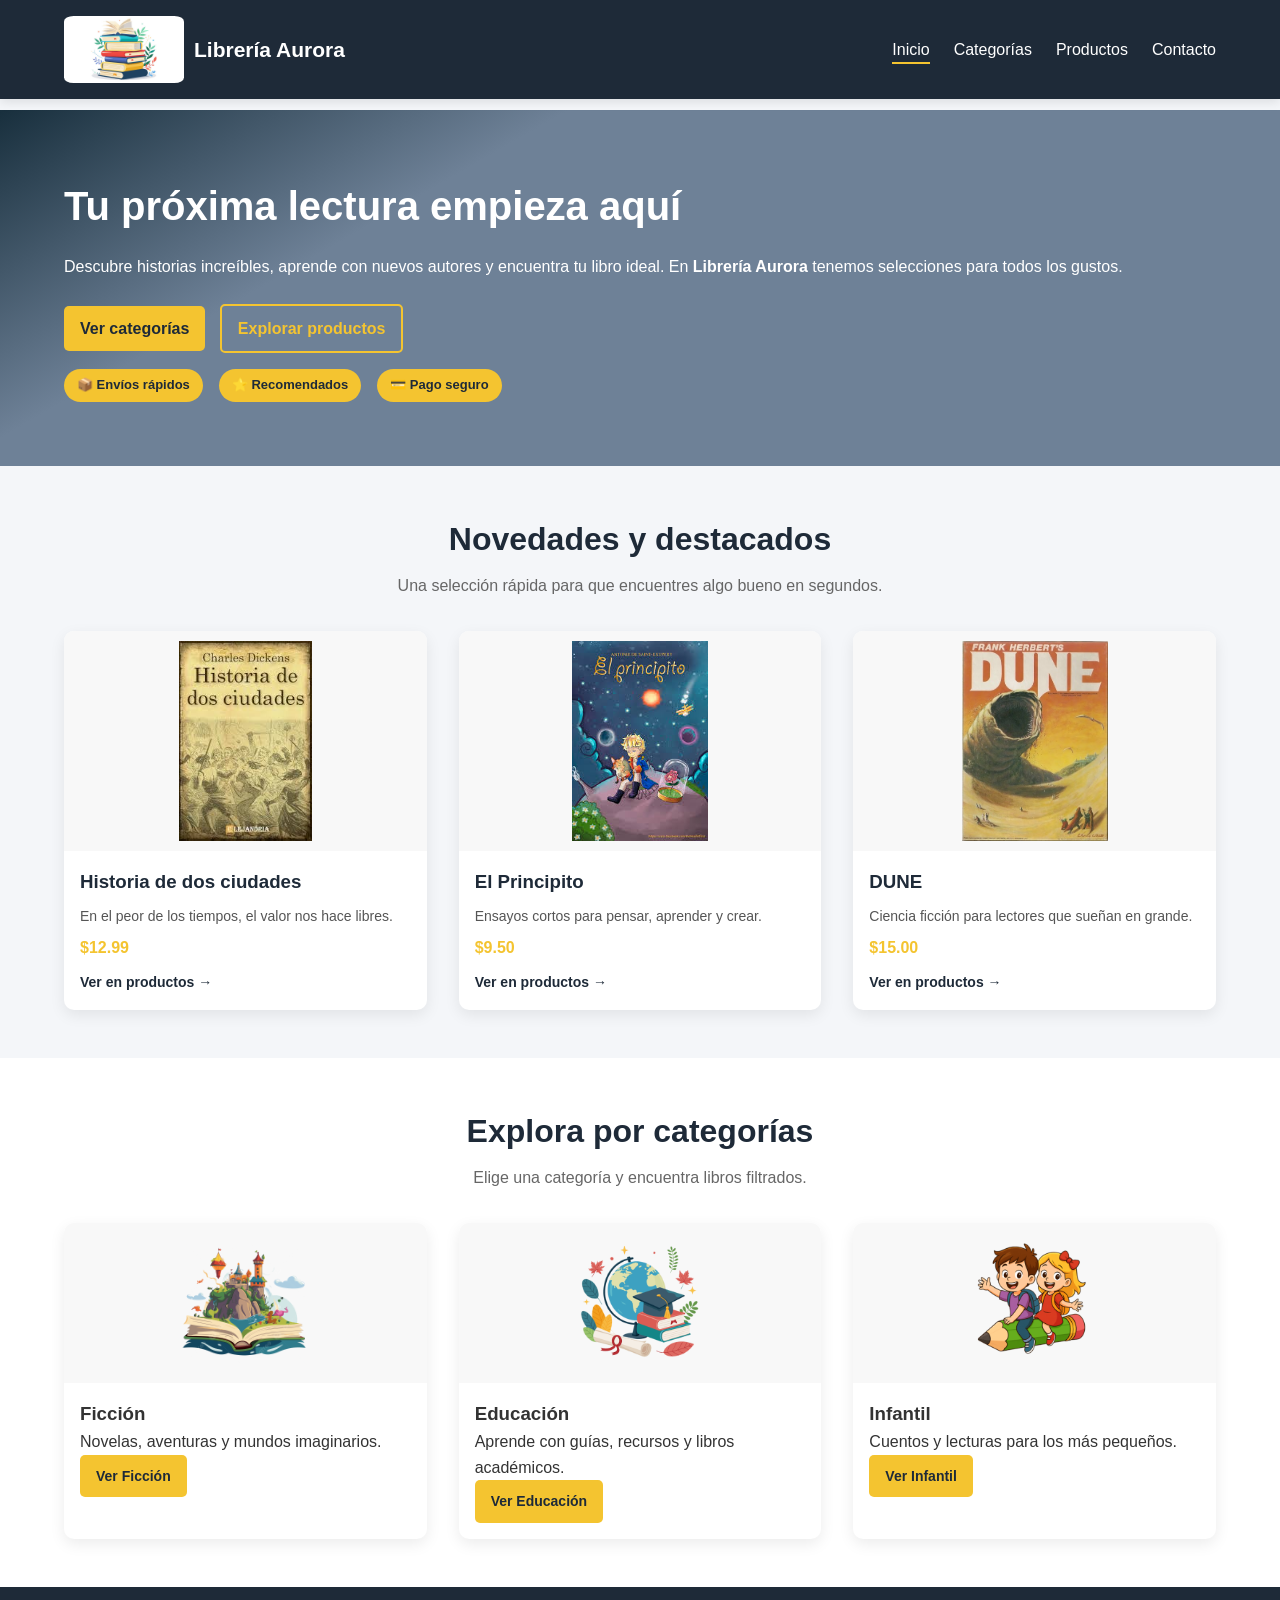
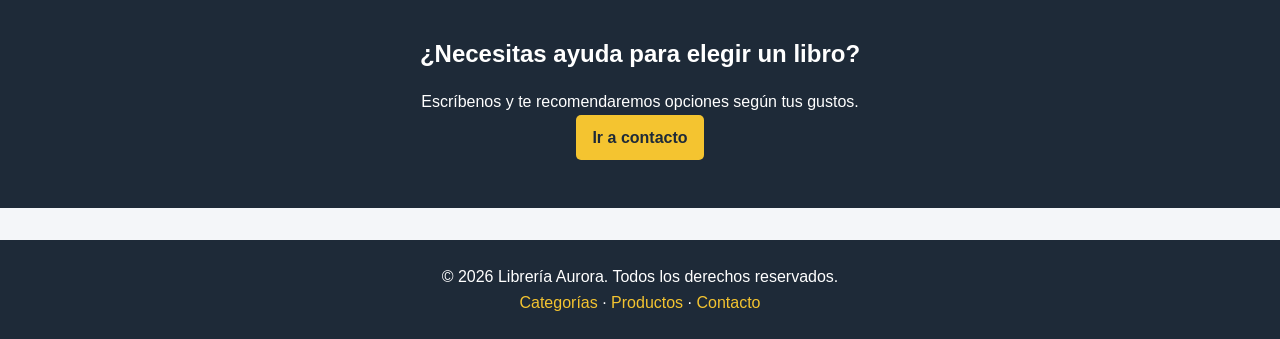
<file: index.html>
<!DOCTYPE html>
<html lang="es">
<head>
  <meta charset="UTF-8" />
  <meta name="viewport" content="width=device-width, initial-scale=1.0" />
  <title>Librería Aurora | Bienvenida</title>
  <link rel="stylesheet" href="assets/css/styles.css" />
</head>

<body>
  <header class="site-header">
    <div class="container header-content">
      <a class="brand" href="index.html" aria-label="Ir al inicio">
        <img src="assets/img/banners/Logo librería.jpg" alt="Logo Librería Aurora" class="brand__logo">
        <span class="brand__name">Librería Aurora</span>
      </a>

      <nav class="nav" aria-label="Navegación principal">
        <ul class="nav__list">
          <li class="nav__item"><a class="nav__link is-active" href="index.html">Inicio</a></li>
          <li class="nav__item"><a class="nav__link" href="categorias.html">Categorías</a></li>
          <li class="nav__item"><a class="nav__link" href="productos.html">Productos</a></li>
          <li class="nav__item"><a class="nav__link" href="contacto.html">Contacto</a></li>
        </ul>
      </nav>
    </div>
  </header>

  <main>
    <!-- HERO / BANNER -->
    <section class="hero" aria-label="Sección principal">
      <div class="container hero__content">
        <article class="hero__text">
          <h1 class="hero__title">Tu próxima lectura empieza aquí</h1>
          <p class="hero__subtitle">
            Descubre historias increíbles, aprende con nuevos autores y encuentra tu libro ideal.
            En <strong>Librería Aurora</strong> tenemos selecciones para todos los gustos.
          </p>

          <div class="hero__actions">
            <a class="btn btn--primary" href="categorias.html">Ver categorías</a>
            <a class="btn btn--outline" href="productos.html">Explorar productos</a>
          </div>

          <ul class="hero__badges" aria-label="Beneficios de la tienda">
            <li class="badge">📦 Envíos rápidos</li>
            <li class="badge">⭐ Recomendados</li>
            <li class="badge">💳 Pago seguro</li>
          </ul>
        </article>
      </div>
    </section>

    <!-- SECCIÓN DESTACADOS -->
    <section class="section" aria-label="Sección de novedades y destacados">
      <div class="container">
        <header class="section__header">
          <h2 class="section__title">Novedades y destacados</h2>
          <p class="section__subtitle">
            Una selección rápida para que encuentres algo bueno en segundos.
          </p>
        </header>

        <div class="grid">
          <article class="card">
            <img
              class="card__img"
              src="assets/img/productos/Portada historia de dos ciudades.jpg"
              alt="Portada del libro Historia de dos ciudades"
            />
            <div class="card__body">
              <h3 class="card__title">Historia de dos ciudades</h3>
              <p class="card__text">En el peor de los tiempos, el valor nos hace libres.</p>
              <p class="card__price">$12.99</p>
              <a class="card__link" href="productos.html">Ver en productos →</a>
            </div>
          </article>

          <article class="card">
            <img
              class="card__img"
              src="assets/img/productos/Portada El principito.jpg"
              alt="Portada del libro El Principito"
            />
            <div class="card__body">
              <h3 class="card__title">El Principito</h3>
              <p class="card__text">Ensayos cortos para pensar, aprender y crear.</p>
              <p class="card__price">$9.50</p>
              <a class="card__link" href="productos.html">Ver en productos →</a>
            </div>
          </article>

          <article class="card">
            <img
              class="card__img"
              src="assets/img/productos/Portada Dune.jpg" width="190px"
              alt="Portada del libro DUNE"
            />
            <div class="card__body">
              <h3 class="card__title">DUNE</h3>
              <p class="card__text">Ciencia ficción para lectores que sueñan en grande.</p>
              <p class="card__price">$15.00</p>
              <a class="card__link" href="productos.html">Ver en productos →</a>
            </div>
          </article>
        </div>
      </div>
    </section>

    <!-- SECCIÓN CATEGORÍAS RÁPIDAS -->
    <section class="section section--alt" aria-label="Categorías rápidas">
      <div class="container">
        <header class="section__header">
          <h2 class="section__title">Explora por categorías</h2>
          <p class="section__subtitle">Elige una categoría y encuentra libros filtrados.</p>
        </header>

        <div class="grid grid--3">
          <article class="category-card">
            <img
              class="category-card__img"
              src="assets/img/categorias/ficcion.png" 
              alt="Imagen representativa de Ficción"
            />
            <div class="category-card__body">
              <h3 class="category-card__title">Ficción</h3>
              <p class="category-card__text">Novelas, aventuras y mundos imaginarios.</p>
              <a class="btn btn--small" href="productos.html?cat=ficcion">Ver Ficción</a>
            </div>
          </article>

          <article class="category-card">
            <img
              class="category-card__img"
              src="assets/img/categorias/educacion.png" 
              alt="Imagen representativa de Educación"
            />
            <div class="category-card__body">
              <h3 class="category-card__title">Educación</h3>
              <p class="category-card__text">Aprende con guías, recursos y libros académicos.</p>
              <a class="btn btn--small" href="productos.html?cat=educacion">Ver Educación</a>
            </div>
          </article>

          <article class="category-card">
            <img
              class="category-card__img"
              src="assets/img/categorias/infantil.png"
              alt="Imagen representativa de Infantil"
            />
            <div class="category-card__body">
              <h3 class="category-card__title">Infantil</h3>
              <p class="category-card__text">Cuentos y lecturas para los más pequeños.</p>
              <a class="btn btn--small" href="productos.html?cat=infantil">Ver Infantil</a>
            </div>
          </article>
        </div>
      </div>
    </section>

    <!-- CTA -->
    <section class="cta" aria-label="Llamado a la acción">
      <div class="container cta__content">
        <h2 class="cta__title">¿Necesitas ayuda para elegir un libro?</h2>
        <p class="cta__text">
          Escríbenos y te recomendaremos opciones según tus gustos.
        </p>
        <a class="btn btn--primary" href="contacto.html">Ir a contacto</a>
      </div>
    </section>
  </main>

  <footer class="site-footer">
    <div class="container footer-content">
      <p>© <span id="year"></span> Librería Aurora. Todos los derechos reservados.</p>
      <p class="footer-links">
        <a href="categorias.html">Categorías</a> ·
        <a href="productos.html">Productos</a> ·
        <a href="contacto.html">Contacto</a>
      </p>
    </div>
  </footer>

  <script>
    // Año automático (pequeño detalle bonito)
    document.getElementById("year").textContent = new Date().getFullYear();
  </script>
</body>
</html>
</file>
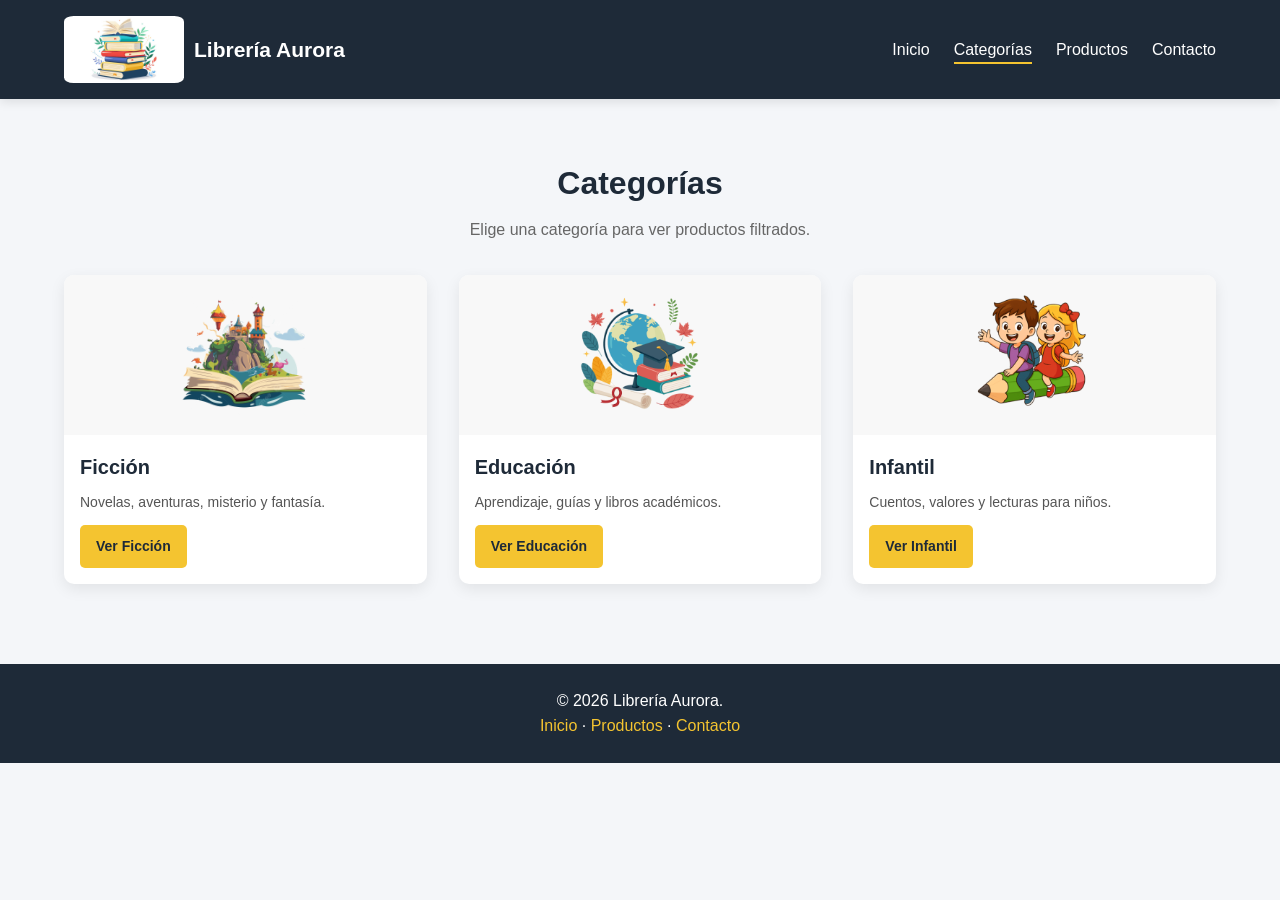
<file: categorias.html>
<!DOCTYPE html>
<html lang="es">
<head>
  <meta charset="UTF-8" />
  <meta name="viewport" content="width=device-width, initial-scale=1.0" />
  <title>Librería Aurora | Categorías</title>
  <link rel="stylesheet" href="assets/css/categorias.css" />
</head>
<body>

  <header class="site-header">
    <div class="container header-content">
      <a class="brand" href="index.html" aria-label="Ir al inicio">
        <img src="assets/img/banners/Logo librería.jpg" alt="Logo Librería Aurora" class="brand__logo">
        <span class="brand__name">Librería Aurora</span>
      </a>

      <nav class="nav" aria-label="Navegación principal">
        <ul class="nav__list">
          <li class="nav__item"><a class="nav__link" href="index.html">Inicio</a></li>
          <li class="nav__item"><a class="nav__link is-active" href="categorias.html">Categorías</a></li>
          <li class="nav__item"><a class="nav__link" href="productos.html">Productos</a></li>
          <li class="nav__item"><a class="nav__link" href="contacto.html">Contacto</a></li>
        </ul>
      </nav>
    </div>
  </header>

  <main>
    <section class="section">
      <div class="container">
        <header class="section__header">
          <h1 class="section__title">Categorías</h1>
          <p class="section__subtitle">Elige una categoría para ver productos filtrados.</p>
        </header>

        <section class="grid grid--3" aria-label="Lista de categorías">
          <article class="category-card">
            <img class="category-card__img" src="assets/img/categorias/ficcion.png" alt="Categoría Ficción" />
            <div class="category-card__body">
              <h2 class="category-card__title">Ficción</h2>
              <p class="category-card__text">Novelas, aventuras, misterio y fantasía.</p>
              <a class="btn btn--small" href="productos.html?cat=ficcion">Ver Ficción</a>
            </div>
          </article>

          <article class="category-card">
            <img class="category-card__img" src="assets/img/categorias/educacion.png" alt="Categoría Educación" />
            <div class="category-card__body">
              <h2 class="category-card__title">Educación</h2>
              <p class="category-card__text">Aprendizaje, guías y libros académicos.</p>
              <a class="btn btn--small" href="productos.html?cat=educacion">Ver Educación</a>
            </div>
          </article>

          <article class="category-card">
            <img class="category-card__img" src="assets/img/categorias/infantil.png" alt="Categoría Infantil" />
            <div class="category-card__body">
              <h2 class="category-card__title">Infantil</h2>
              <p class="category-card__text">Cuentos, valores y lecturas para niños.</p>
              <a class="btn btn--small" href="productos.html?cat=infantil">Ver Infantil</a>
            </div>
          </article>
        </section>
      </div>
    </section>
  </main>

  <footer class="site-footer">
    <div class="container footer-content">
      <p>© <span id="year"></span> Librería Aurora.</p>
      <p class="footer-links">
        <a href="index.html">Inicio</a> · <a href="productos.html">Productos</a> · <a href="contacto.html">Contacto</a>
      </p>
    </div>
  </footer>

  <script src="assets/js/script.js"></script>
</body>
</html>
</file>
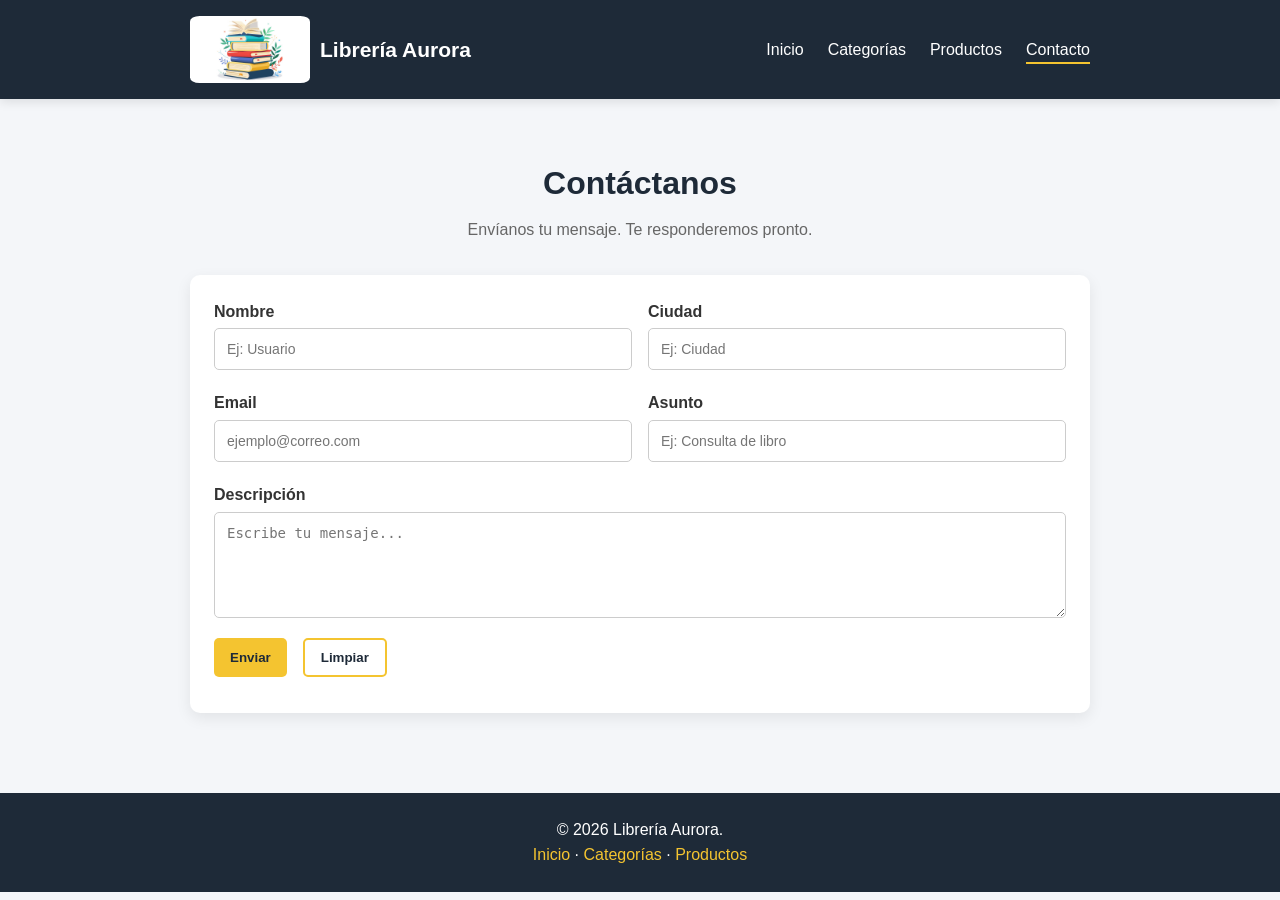
<file: contacto.html>
<!DOCTYPE html>
<html lang="es">
<head>
  <meta charset="UTF-8" />
  <meta name="viewport" content="width=device-width, initial-scale=1.0" />
  <title>Librería Aurora | Contacto</title>
  <link rel="stylesheet" href="assets/css/contacto.css" />
</head>
<body>

  <header class="site-header">
    <div class="container header-content">
      <a class="brand" href="index.html" aria-label="Ir al inicio">
        <img src="assets/img/banners/Logo librería.jpg" alt="Logo Librería Aurora" class="brand__logo">
        <span class="brand__name">Librería Aurora</span>
      </a>

      <nav class="nav" aria-label="Navegación principal">
        <ul class="nav__list">
          <li class="nav__item"><a class="nav__link" href="index.html">Inicio</a></li>
          <li class="nav__item"><a class="nav__link" href="categorias.html">Categorías</a></li>
          <li class="nav__item"><a class="nav__link" href="productos.html">Productos</a></li>
          <li class="nav__item"><a class="nav__link is-active" href="contacto.html">Contacto</a></li>
        </ul>
      </nav>
    </div>
  </header>

  <main>
    <section class="section">
      <div class="container">
        <header class="section__header">
          <h1 class="section__title">Contáctanos</h1>
          <p class="section__subtitle">Envíanos tu mensaje. Te responderemos pronto.</p>
        </header>

        <section class="form-card" aria-label="Formulario de contacto">
          <form id="contactForm" novalidate>
            <div class="form-grid">
              <div class="form-field">
                <label for="nombre">Nombre</label>
                <input type="text" id="nombre" name="nombre" placeholder="Ej: Usuario" />
                <small class="error" id="errorNombre"></small>
              </div>

              <div class="form-field">
                <label for="ciudad">Ciudad</label>
                <input type="text" id="ciudad" name="ciudad" placeholder="Ej: Ciudad" />
                <small class="error" id="errorCiudad"></small>
              </div>

              <div class="form-field">
                <label for="email">Email</label>
                <input type="email" id="email" name="email" placeholder="ejemplo@correo.com" />
                <small class="error" id="errorEmail"></small>
              </div>

              <div class="form-field">
                <label for="asunto">Asunto</label>
                <input type="text" id="asunto" name="asunto" placeholder="Ej: Consulta de libro" />
                <small class="error" id="errorAsunto"></small>
              </div>

              <div class="form-field form-field--full">
                <label for="descripcion">Descripción</label>
                <textarea id="descripcion" name="descripcion" rows="5" placeholder="Escribe tu mensaje..."></textarea>
                <small class="error" id="errorDescripcion"></small>
              </div>
            </div>

            <div class="form-actions">
              <button class="btn btn--primary" type="submit">Enviar</button>
              <button class="btn btn--outline" type="reset">Limpiar</button>
            </div>

            <p class="form-success" id="successMsg" role="status" aria-live="polite"></p>
          </form>
        </section>
      </div>
    </section>
  </main>

  <footer class="site-footer">
    <div class="container footer-content">
      <p>© <span id="year"></span> Librería Aurora.</p>
      <p class="footer-links">
        <a href="index.html">Inicio</a> · <a href="categorias.html">Categorías</a> · <a href="productos.html">Productos</a>
      </p>
    </div>
  </footer>

  <script src="assets/js/script.js"></script>
</body>
</html>
</file>
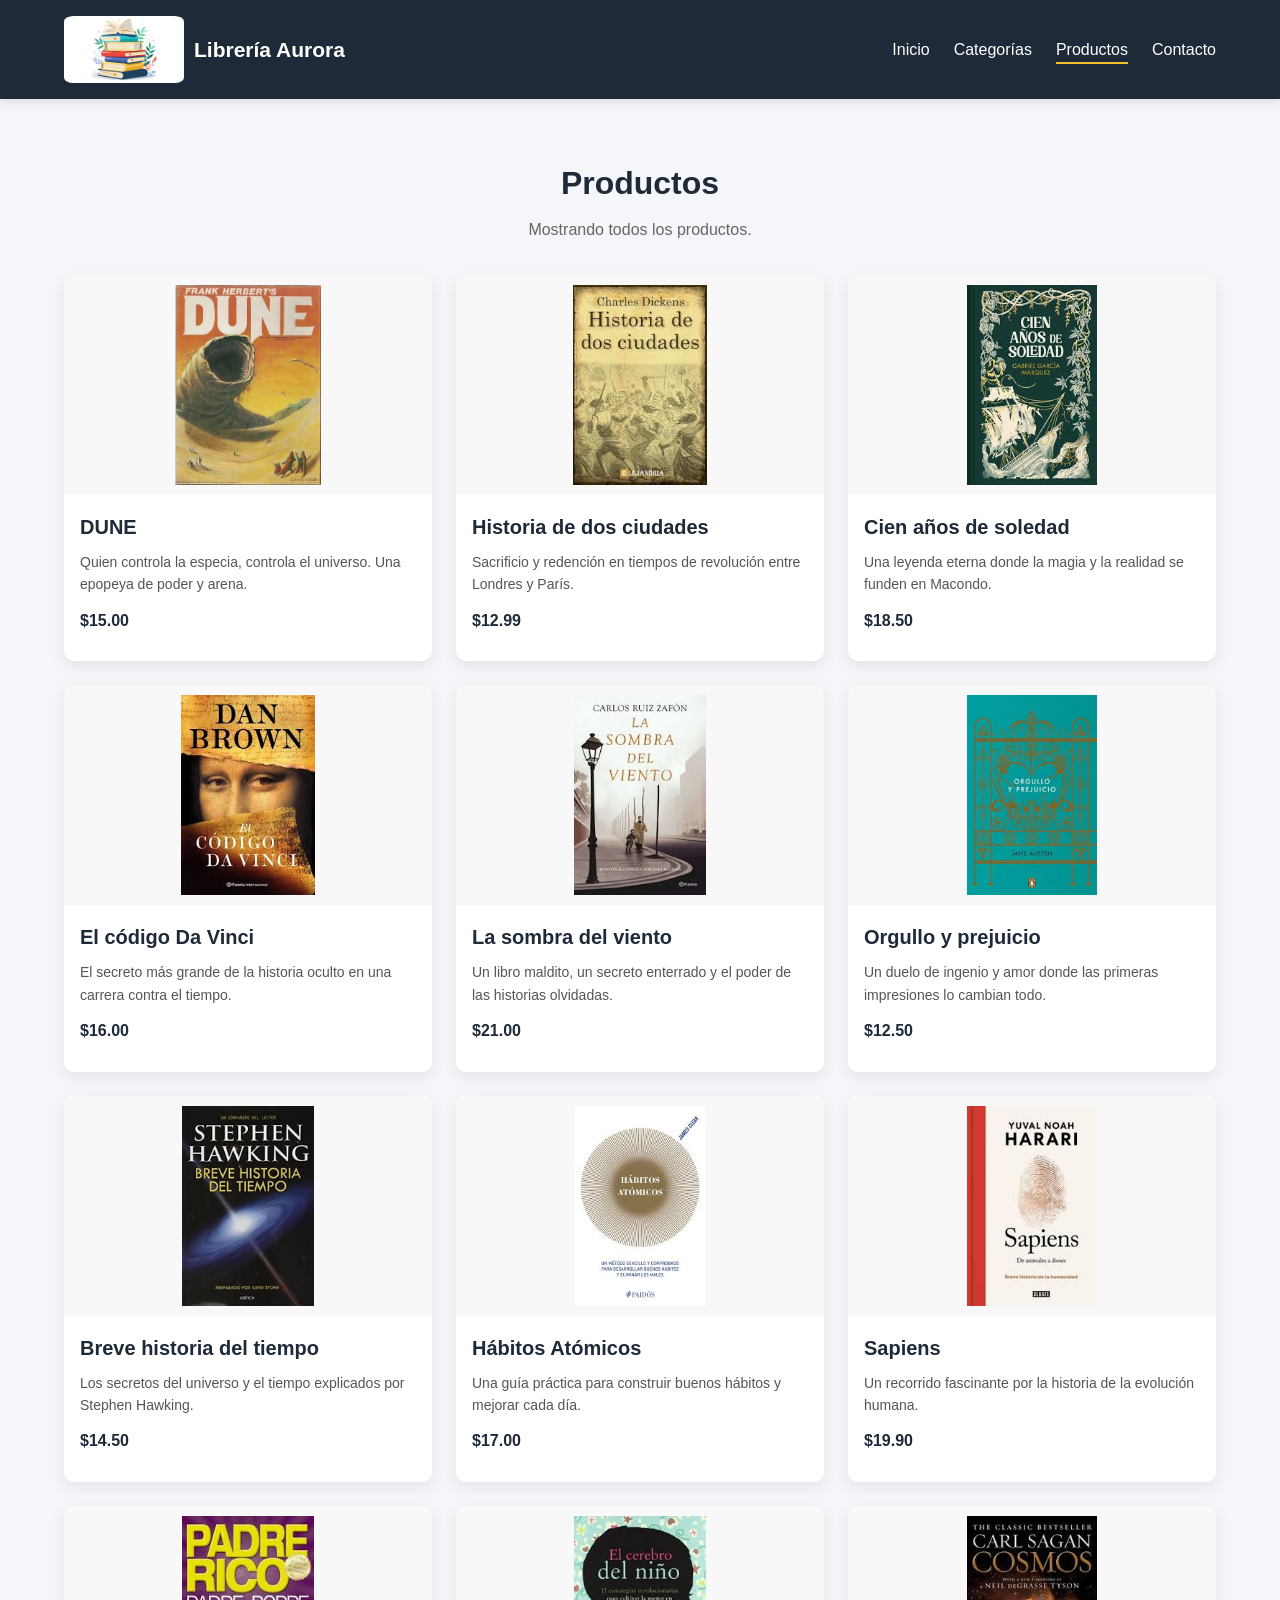
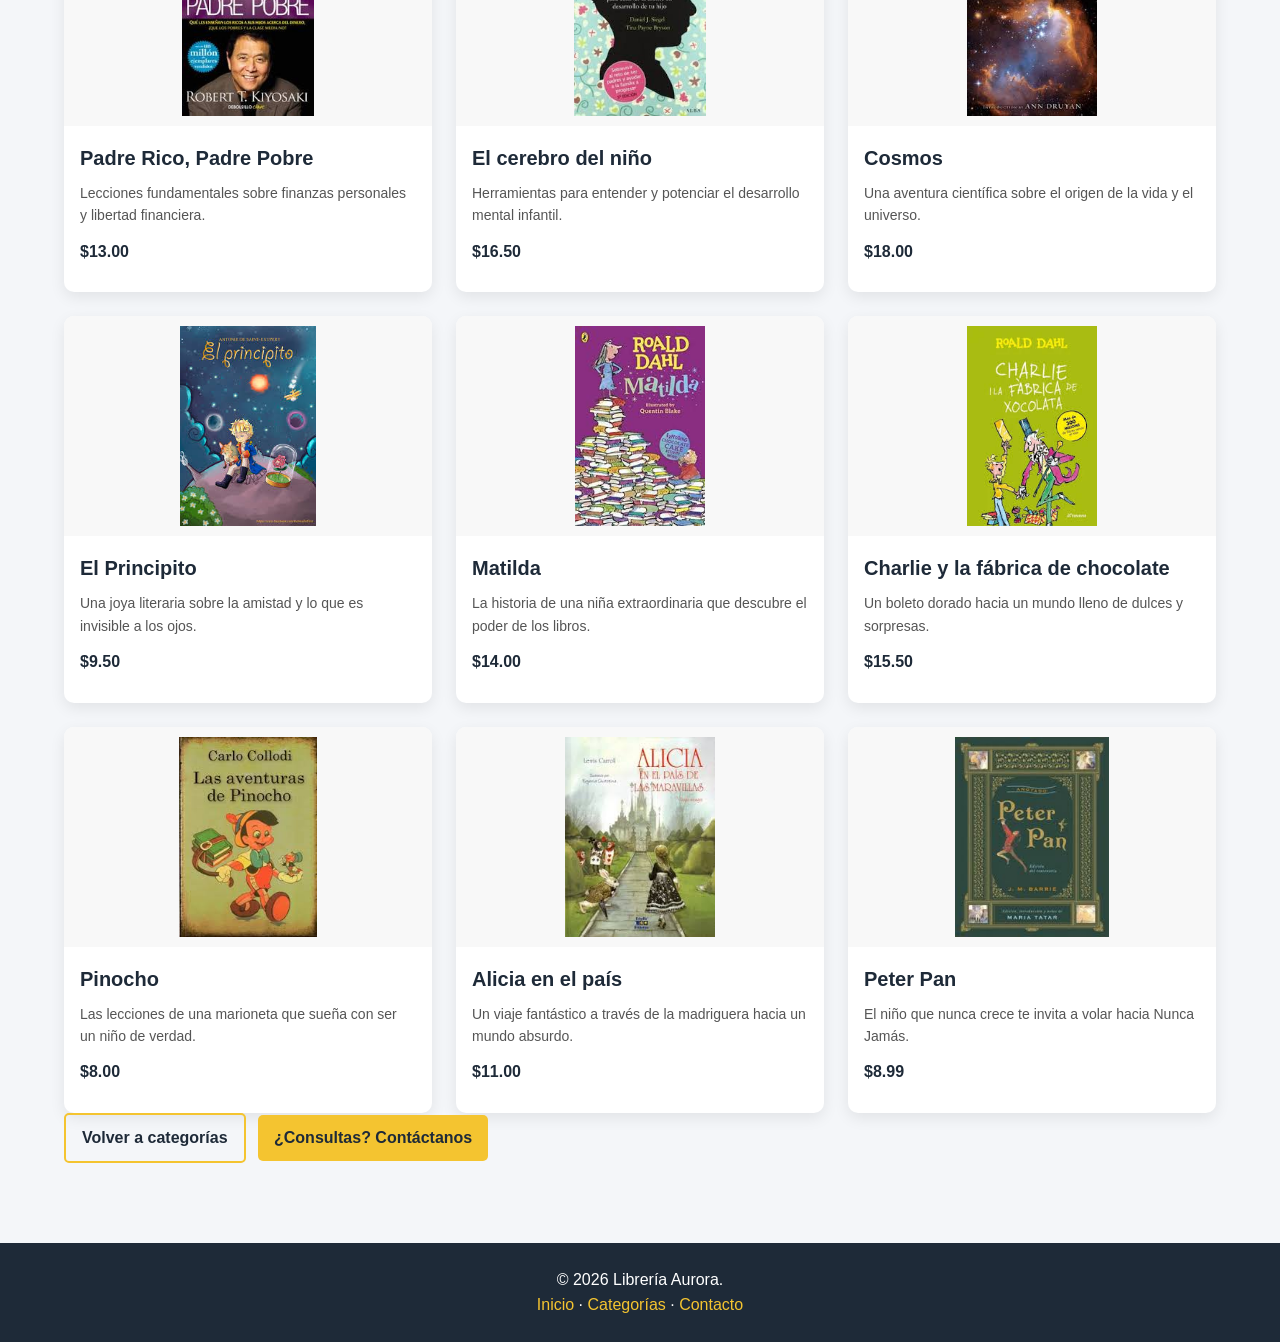
<file: productos.html>
<!DOCTYPE html>
<html lang="es">
<head>
  <meta charset="UTF-8" />
  <meta name="viewport" content="width=device-width, initial-scale=1.0" />
  <title>Librería Aurora | Productos</title>
  <link rel="stylesheet" href="assets/css/productos.css" />
</head>
<body>

  <header class="site-header">
    <div class="container header-content">
      <a class="brand" href="index.html" aria-label="Ir al inicio">
        <img src="assets/img/banners/Logo librería.jpg" alt="Logo Librería Aurora" class="brand__logo">
        <span class="brand__name">Librería Aurora</span>
      </a>

      <nav class="nav" aria-label="Navegación principal">
        <ul class="nav__list">
          <li class="nav__item"><a class="nav__link" href="index.html">Inicio</a></li>
          <li class="nav__item"><a class="nav__link" href="categorias.html">Categorías</a></li>
          <li class="nav__item"><a class="nav__link is-active" href="productos.html">Productos</a></li>
          <li class="nav__item"><a class="nav__link" href="contacto.html">Contacto</a></li>
        </ul>
      </nav>
    </div>
  </header>

  <main>
    <section class="section">
      <div class="container">
        <header class="section__header">
          <h1 class="section__title">Productos</h1>
          <p class="section__subtitle" id="filterText">Mostrando todos los productos.</p>
        </header>

        <section class="grid" id="productsGrid" aria-label="Lista de productos">

          <!-- FICCIÓN -->
          <article class="card product" data-cat="ficcion">
            <img class="card__img" src="assets/img/productos/Portada Dune.jpg" alt="DUNE" />
            <div class="card__body">
              <h2 class="card__title">DUNE</h2>
              <p class="card__text">Quien controla la especia, controla el universo. Una epopeya de poder y arena.</p>
              <p class="card__price">$15.00</p>
            </div>
          </article>

          <article class="card product" data-cat="ficcion">
            <img class="card__img" src="assets/img/productos/Portada historia de dos ciudades.jpg" alt="Historia de dos ciudades" />
            <div class="card__body">
              <h2 class="card__title">Historia de dos ciudades</h2>
              <p class="card__text">Sacrificio y redención en tiempos de revolución entre Londres y París.</p>
              <p class="card__price">$12.99</p>
            </div>
          </article>

          <article class="card product" data-cat="ficcion">
            <img class="card__img" src="assets/img/productos/Cien años de soledad portada.jpg" alt="Cien años de soledad" />
            <div class="card__body">
              <h2 class="card__title">Cien años de soledad</h2>
              <p class="card__text">Una leyenda eterna donde la magia y la realidad se funden en Macondo.</p>
              <p class="card__price">$18.50</p>
            </div>
          </article>

          <article class="card product" data-cat="ficcion">
            <img class="card__img" src="assets/img/productos/El código Da Vinci portada.jpg" alt="El código Da Vinci" />
            <div class="card__body">
              <h2 class="card__title">El código Da Vinci</h2>
              <p class="card__text">El secreto más grande de la historia oculto en una carrera contra el tiempo.</p>
              <p class="card__price">$16.00</p>
            </div>
          </article>

          <article class="card product" data-cat="ficcion">
            <img class="card__img" src="assets/img/productos/La sombra del viento portada.jpg" alt="La sombra del viento" />
            <div class="card__body">
              <h2 class="card__title">La sombra del viento</h2>
              <p class="card__text">Un libro maldito, un secreto enterrado y el poder de las historias olvidadas.</p>
              <p class="card__price">$21.00</p>
            </div>
          </article>

          <article class="card product" data-cat="ficcion">
            <img class="card__img" src="assets/img/productos/Orgullo y prejuicio portada.jpg" alt="Orgullo y prejuicio" />
            <div class="card__body">
              <h2 class="card__title">Orgullo y prejuicio</h2>
              <p class="card__text">Un duelo de ingenio y amor donde las primeras impresiones lo cambian todo.</p>
              <p class="card__price">$12.50</p>
            </div>
          </article>

          <!-- EDUCACIÓN -->
          <article class="card product" data-cat="educacion">
            <img class="card__img" src="assets/img/productos/Breve historia del tiempo portada.jpg" alt="Breve historia del tiempo" />
            <div class="card__body">
              <h2 class="card__title">Breve historia del tiempo</h2>
              <p class="card__text">Los secretos del universo y el tiempo explicados por Stephen Hawking.</p>
              <p class="card__price">$14.50</p>
            </div>
          </article>

          <article class="card product" data-cat="educacion">
            <img class="card__img" src="assets/img/productos/Hábitos Atómicos portada.jpg" alt="Hábitos Atómicos" />
            <div class="card__body">
              <h2 class="card__title">Hábitos Atómicos</h2>
              <p class="card__text">Una guía práctica para construir buenos hábitos y mejorar cada día.</p>
              <p class="card__price">$17.00</p>
            </div>
          </article>

          <article class="card product" data-cat="educacion">
            <img class="card__img" src="assets/img/productos/Sapiens portada.jpg" alt="Sapiens" />
            <div class="card__body">
              <h2 class="card__title">Sapiens</h2>
              <p class="card__text">Un recorrido fascinante por la historia de la evolución humana.</p>
              <p class="card__price">$19.90</p>
            </div>
          </article>

          <article class="card product" data-cat="educacion">
            <img class="card__img" src="assets/img/productos/Padre Rico, Padre Pobre portada.jpg" alt="Padre Rico, Padre Pobre" />
            <div class="card__body">
              <h2 class="card__title">Padre Rico, Padre Pobre</h2>
              <p class="card__text">Lecciones fundamentales sobre finanzas personales y libertad financiera.</p>
              <p class="card__price">$13.00</p>
            </div>
          </article>

          <article class="card product" data-cat="educacion">
            <img class="card__img" src="assets/img/productos/El cerebro del niño portada.jpg" alt="El cerebro del niño" />
            <div class="card__body">
              <h2 class="card__title">El cerebro del niño</h2>
              <p class="card__text">Herramientas para entender y potenciar el desarrollo mental infantil.</p>
              <p class="card__price">$16.50</p>
            </div>
          </article>

          <article class="card product" data-cat="educacion">
            <img class="card__img" src="assets/img/productos/Cosmos portada.jpg" alt="Cosmos" />
            <div class="card__body">
              <h2 class="card__title">Cosmos</h2>
              <p class="card__text">Una aventura científica sobre el origen de la vida y el universo.</p>
              <p class="card__price">$18.00</p>
            </div>
          </article>

          <!-- INFANTIL -->
          <article class="card product" data-cat="infantil">
            <img class="card__img" src="assets/img/productos/Portada El principito.jpg" alt="El Principito" />
            <div class="card__body">
              <h2 class="card__title">El Principito</h2>
              <p class="card__text">Una joya literaria sobre la amistad y lo que es invisible a los ojos.</p>
              <p class="card__price">$9.50</p>
            </div>
          </article>

          <article class="card product" data-cat="infantil">
            <img class="card__img" src="assets/img/productos/Matilda portada.jpg" alt="Matilda" />
            <div class="card__body">
              <h2 class="card__title">Matilda</h2>
              <p class="card__text">La historia de una niña extraordinaria que descubre el poder de los libros.</p>
              <p class="card__price">$14.00</p>
            </div>
          </article>

          <article class="card product" data-cat="infantil">
            <img class="card__img" src="assets/img/productos/Charlie y la fábrica portada.jpg" alt="Charlie y la fábrica de chocolate" />
            <div class="card__body">
              <h2 class="card__title">Charlie y la fábrica de chocolate</h2>
              <p class="card__text">Un boleto dorado hacia un mundo lleno de dulces y sorpresas.</p>
              <p class="card__price">$15.50</p>
            </div>
          </article>

          <article class="card product" data-cat="infantil">
            <img class="card__img" src="assets/img/productos/Pinocho portada.jpg" alt="Pinocho" />
            <div class="card__body">
              <h2 class="card__title">Pinocho</h2>
              <p class="card__text">Las lecciones de una marioneta que sueña con ser un niño de verdad.</p>
              <p class="card__price">$8.00</p>
            </div>
          </article>

          <article class="card product" data-cat="infantil">
            <img class="card__img" src="assets/img/productos/Alicia en el país portada.jpg" alt="Alicia en el país" />
            <div class="card__body">
              <h2 class="card__title">Alicia en el país</h2>
              <p class="card__text">Un viaje fantástico a través de la madriguera hacia un mundo absurdo.</p>
              <p class="card__price">$11.00</p>
            </div>
          </article>

          <article class="card product" data-cat="infantil">
            <img class="card__img" src="assets/img/productos/Peter Pan portada.jpg" alt="Peter Pan" />
            <div class="card__body">
              <h2 class="card__title">Peter Pan</h2>
              <p class="card__text">El niño que nunca crece te invita a volar hacia Nunca Jamás.</p>
              <p class="card__price">$8.99</p>
            </div>
          </article>

        </section>

        <div class="section__footer">
          <a class="btn btn--outline" href="categorias.html">Volver a categorías</a>
          <a class="btn btn--primary" href="contacto.html">¿Consultas? Contáctanos</a>
        </div>
      </div>
    </section>
  </main>

  <footer class="site-footer">
    <div class="container footer-content">
      <p>© <span id="year"></span> Librería Aurora.</p>
      <p class="footer-links">
        <a href="index.html">Inicio</a> · <a href="categorias.html">Categorías</a> · <a href="contacto.html">Contacto</a>
      </p>
    </div>
  </footer>

  <script src="assets/js/script.js"></script>
</body>
</html>
</file>
<file: assets/css/styles.css>
* {
  margin: 0;
  padding: 0;
  box-sizing: border-box;
}

html, body {
  overflow-x: hidden;
}

body {
  font-family: 'Segoe UI', Tahoma, sans-serif;
  line-height: 1.6;
  background-color: #f4f6f9;
  color: #333;
  padding-top: 110px; 
}

img {
  max-width: 100%;
  height: auto;
  display: block;
}

.container {
  width: 90%;
  max-width: 1200px;
  margin: auto;
}

.site-header {
  background-color: #1e2a38;
  padding: 16px 0;
  box-shadow: 0 3px 10px rgba(0,0,0,0.1);
  position: fixed;
  top: 0;
  left: 0;
  width: 100%;
  z-index: 1000;
}

.header-content {
  display: flex;
  justify-content: space-between;
  align-items: center;
}

.brand {
  display: flex;
  align-items: center;
  text-decoration: none;
  color: white;
  font-size: 21px;
  font-weight: bold;
}

.brand__logo {
  width: 120px;
  border-radius: 8%;
}

.brand__name {
  padding: 10px;
}

.nav__list {
  list-style: none;
  display: flex;
  gap: 24px;
}

.nav__link {
  text-decoration: none;
  color: white;
  font-weight: 500;
  transition: 0.3s;
}

.nav__link:hover {
  color: #f4c430;
}

.nav__link.is-active {
  border-bottom: 2px solid #f4c430;
  padding-bottom: 4px;
}

.hero {
  background: linear-gradient(150deg, #182f3d, #6e8197 30%);
  color: white;
  padding: 64px 0;
}

.hero__content {
  display: flex;
  align-items: center;
  gap: 32px;
}

.hero__text {
  flex: 1;
}

.hero__title {
  font-size: 40px;
  margin-bottom: 16px;
}

.hero__subtitle {
  margin-bottom: 24px;
}

.hero__actions {
  margin-bottom: 16px;
}

.hero__badges {
  list-style: none;
  display: flex;
  gap: 16px;
  margin-top: 16px;
}

.badge {
  background-color: #f4c430;
  color: #1e2a38;
  padding: 6px 13px;
  border-radius: 20px;
  font-size: 13px;
  font-weight: bold;
}

.hero__media {
  flex: 1;
}

.hero__img {
  width: 100%;
  border-radius: 10px;
}

.section {
  padding: 48px 0;
}

.section--alt {
  background-color: #ffffff;
}

.section__header {
  text-align: center;
  margin-bottom: 32px;
}

.section__title {
  font-size: 32px;
  margin-bottom: 8px;
  color: #1e2a38;
}

.section__subtitle {
  color: #666;
}

.grid {
  display: grid;
  gap: 32px;
  grid-template-columns: repeat(auto-fit, minmax(280px, 1fr));
}

.card {
  background: white;
  border-radius: 10px;
  overflow: hidden;
  box-shadow: 0 5px 15px rgba(0,0,0,0.08);
  transition: 0.3s;
}

.card:hover {
  transform: translateY(-5px);
  box-shadow: 0 10px 25px rgba(0,0,0,0.15);
}

.card__img {
  width: 100%;
  height: 220px;
  object-fit: contain;
  background-color: #f8f8f8;
  padding: 10px;
}

.card__body {
  padding: 16px;
}

.card__title {
  margin-bottom: 8px;
  color: #1e2a38;
}

.card__text {
  font-size: 14px;
  margin-bottom: 8px;
  color: #555;
}

.card__price {
  font-weight: bold;
  color: #f4c430;
  margin-bottom: 8px;
}

.card__link {
  text-decoration: none;
  font-size: 14px;
  color: #1e2a38;
  font-weight: bold;
}

.card__link:hover {
  text-decoration: underline;
}

.category-card {
  background: white;
  border-radius: 10px;
  overflow: hidden;
  box-shadow: 0 5px 15px rgba(0,0,0,0.08);
  transition: 0.3s;
}

.category-card:hover {
  transform: translateY(-5px);
  box-shadow: 0 8px 20px rgba(0,0,0,0.15);
}

.category-card__img {
  width: 100%;
  height: 160px;
  object-fit: contain;
  background-color: #f8f8f8;
  padding: 15px;
}

.category-card__body {
  padding: 16px;
}

.btn {
  display: inline-block;
  background-color: #f4c430;
  color: #1e2a38;
  padding: 10px 16px;
  border-radius: 5px;
  text-decoration: none;
  font-weight: bold;
  transition: 0.3s;
}

.btn:hover {
  background-color: #ddb120;
}

.btn--outline {
  background: transparent;
  border: 2px solid #f4c430;
  color: #f4c430;
  margin-left: 10px;
}

.btn--outline:hover {
  background-color: #f4c430;
  color: #1e2a38;
}

.btn--small {
  font-size: 14px;
}

.cta {
  background-color: #1e2a38;
  color: white;
  text-align: center;
  padding: 48px 0;
}

.cta__title {
  margin-bottom: 16px;
}

.site-footer {
  background-color: #1e2a38;
  color: white;
  padding: 24px 0;
  margin-top: 32px;
}

.footer-content {
  text-align: center;
}

.footer-links a {
  color: #f4c430;
  text-decoration: none;
}

.footer-links a:hover {
  text-decoration: underline;
}

@media (max-width: 768px) {

  .header-content {
    flex-direction: column;
    align-items: center;
    text-align: center;
    gap: 16px;
  }

  .brand {
    flex-direction: column;
  }

  .brand__logo {
    width: 100px;
  }

  .nav__list {
    flex-direction: column;
    width: 100%;
    gap: 8px;
  }

  .nav__item {
    width: 100%;
  }

  .nav__link {
    display: block;
    width: 100%;
    padding: 8px;
  }

  .hero__content {
    flex-direction: column;
    text-align: center;
  }

  .hero__title {
    font-size: 29px;
  }

  .hero__badges {
    flex-direction: column;
    align-items: center;
  }

  .card__img {
    height: 200px;
  }

  .cta__title {
    font-size: 24px;
  }
}
</file>
<file: assets/css/categorias.css>
* {
  margin: 0;
  padding: 0;
  box-sizing: border-box;
}

html, body {
  overflow-x: hidden;
}

body {
  font-family: 'Segoe UI', Tahoma, sans-serif;
  line-height: 1.6;
  background-color: #f4f6f9;
  color: #333;
  padding-top: 110px; 
}

img {
  max-width: 100%;
  height: auto;
  display: block;
}

.container {
  width: 90%;
  max-width: 1200px;
  margin: auto;
}

.site-header {
  background-color: #1e2a38;
  padding: 16px 0;
  box-shadow: 0 3px 10px rgba(0,0,0,0.1);

  position: fixed;
  top: 0;
  left: 0;
  width: 100%;
  z-index: 1000;
}

.header-content {
  display: flex;
  justify-content: space-between;
  align-items: center;
}

.brand {
  display: flex;
  align-items: center;
  text-decoration: none;
  color: white;
  font-size: 21px;
  font-weight: bold;
}

.brand__logo {
  width: 120px;
  border-radius: 8%;
}

.brand__name {
  padding: 10px;
}

.nav__list {
  list-style: none;
  display: flex;
  gap: 24px;
}

.nav__link {
  text-decoration: none;
  color: white;
  font-weight: 500;
  transition: 0.3s;
}

.nav__link:hover {
  color: #f4c430;
}

.nav__link.is-active {
  border-bottom: 2px solid #f4c430;
  padding-bottom: 4px;
}

.section {
  padding: 48px 0;
}

.section__header {
  text-align: center;
  margin-bottom: 32px;
}

.section__title {
  font-size: 32px;
  margin-bottom: 8px;
  color: #1e2a38;
}

.section__subtitle {
  color: #666;
}

.grid {
  display: grid;
  gap: 32px;
  grid-template-columns: repeat(auto-fit, minmax(280px, 1fr));
}

.category-card {
  background: white;
  border-radius: 10px;
  overflow: hidden;
  box-shadow: 0 5px 15px rgba(0,0,0,0.08);
  transition: 0.3s;
}

.category-card:hover {
  transform: translateY(-5px);
  box-shadow: 0 8px 20px rgba(0,0,0,0.15);
}

.category-card__img {
  width: 100%;
  height: 160px;
  object-fit: contain;
  background-color: #f8f8f8;
  padding: 15px;
}

.category-card__body {
  padding: 16px;
}

.category-card__title {
  margin-bottom: 8px;
  color: #1e2a38;
  font-size: 20px;
}

.category-card__text {
  font-size: 14px;
  margin-bottom: 12px;
  color: #555;
}

.btn {
  display: inline-block;
  background-color: #f4c430;
  color: #1e2a38;
  padding: 10px 16px;
  border-radius: 5px;
  text-decoration: none;
  font-weight: bold;
  transition: 0.3s;
}

.btn:hover {
  background-color: #ddb120;
}

.btn--small {
  font-size: 14px;
}

.site-footer {
  background-color: #1e2a38;
  color: white;
  padding: 24px 0;
  margin-top: 32px;
}

.footer-content {
  text-align: center;
}

.footer-links a {
  color: #f4c430;
  text-decoration: none;
}

.footer-links a:hover {
  text-decoration: underline;
}

@media (max-width: 768px) {

  .header-content {
    flex-direction: column;
    align-items: center;
    text-align: center;
    gap: 16px;
  }

  .nav__list {
    flex-direction: column;
    width: 100%;
    gap: 8px;
  }

  .nav__item {
    width: 100%;
  }

  .nav__link {
    display: block;
    width: 100%;
    padding: 8px;
  }

  .grid {
    grid-template-columns: 1fr;
  }

  .category-card__img {
    height: 140px;
    padding: 10px;
  }

  .section__title {
    font-size: 28px;
  }

  .section__subtitle {
    font-size: 14px;
  }
}
</file>
<file: assets/css/contacto.css>
* {
  margin: 0;
  padding: 0;
  box-sizing: border-box;
}

html, body {
  overflow-x: hidden;
}

body {
  font-family: 'Segoe UI', Tahoma, sans-serif;
  line-height: 1.6;
  background-color: #f4f6f9;
  color: #333;
  padding-top: 110px; 
}

.container {
  width: 90%;
  max-width: 900px;
  margin: auto;
}

.site-header {
  background-color: #1e2a38;
  padding: 16px 0;
  box-shadow: 0 3px 10px rgba(0,0,0,0.1);
  position: fixed;
  top: 0;
  left: 0;
  width: 100%;
  z-index: 1000;
}

.header-content {
  display: flex;
  justify-content: space-between;
  align-items: center;
}

.brand {
  display: flex;
  align-items: center;
  text-decoration: none;
  color: white;
  font-size: 21px;
  font-weight: bold;
}

.brand__logo {
  width: 120px;
  border-radius: 8%;
}

.brand__name {
  padding: 10px;
}

.nav__list {
  list-style: none;
  display: flex;
  gap: 24px;
}

.nav__link {
  text-decoration: none;
  color: white;
  font-weight: 500;
  transition: 0.3s;
}

.nav__link:hover {
  color: #f4c430;
}

.nav__link.is-active {
  border-bottom: 2px solid #f4c430;
  padding-bottom: 4px;
}

.section {
  padding: 48px 0;
}

.section__header {
  text-align: center;
  margin-bottom: 32px;
}

.section__title {
  font-size: 32px;
  margin-bottom: 8px;
  color: #1e2a38;
}

.section__subtitle {
  color: #666;
  font-size: 16px;
}

.form-card {
  background: white;
  padding: 24px;
  border-radius: 10px;
  box-shadow: 0 5px 15px rgba(0,0,0,0.08);
}

.form-grid {
  display: grid;
  grid-template-columns: repeat(2, 1fr);
  gap: 16px;
}

.form-field {
  display: flex;
  flex-direction: column;
}

.form-field--full {
  grid-column: span 2;
}

.form-field label {
  font-weight: bold;
  margin-bottom: 4px;
}

.form-field input,
.form-field textarea {
  padding: 12px;
  border-radius: 5px;
  border: 1px solid #ccc;
  font-size: 14px;
}

.form-field input:focus,
.form-field textarea:focus {
  outline: none;
  border-color: #f4c430;
  box-shadow: 0 0 5px rgba(244,196,48,0.5);
}

.error {
  font-size: 12px;
  color: red;
  margin-top: 4px;
}

.form-actions {
  display: flex;
  gap: 16px;
  margin-top: 16px;
  flex-wrap: wrap;
}

.form-success {
  margin-top: 12px;
  color: green;
  font-weight: bold;
}

.btn {
  display: inline-block;
  background-color: #f4c430;
  color: #1e2a38;
  padding: 10px 16px;
  border-radius: 5px;
  text-decoration: none;
  font-weight: bold;
  transition: 0.3s;
  border: none;
  cursor: pointer;
}

.btn--outline {
  background: transparent;
  border: 2px solid #f4c430;
  color: #1e2a38;
}

.btn:hover {
  background-color: #ddb120;
}

.btn--outline:hover {
  background-color: #f4c430;
  color: #1e2a38;
}

.site-footer {
  background-color: #1e2a38;
  color: white;
  padding: 24px 0;
  margin-top: 32px;
}

.footer-content {
  text-align: center;
}

.footer-links a {
  color: #f4c430;
  text-decoration: none;
}

.footer-links a:hover {
  text-decoration: underline;
}

@media (max-width: 768px) {
  .header-content {
    flex-direction: column;
    align-items: center;
    text-align: center;
    gap: 16px;
  }

  .nav__list {
    flex-direction: column;
    width: 100%;
    gap: 8px;
  }

  .nav__item {
    width: 100%;
  }

  .nav__link {
    display: block;
    width: 100%;
    padding: 8px;
  }

  .section__title {
    font-size: 28px;
  }

  .section__subtitle {
    font-size: 14px;
  }

  .form-grid {
    grid-template-columns: 1fr;
  }

  .form-field--full {
    grid-column: span 1;
  }
}
</file>
<file: assets/css/productos.css>
* {
  margin: 0;
  padding: 0;
  box-sizing: border-box;
}

html, body {
  overflow-x: hidden;
}

body {
  font-family: 'Segoe UI', Tahoma, sans-serif;
  line-height: 1.6;
  background-color: #f4f6f9;
  color: #333;
  padding-top: 110px; 
}

img {
  max-width: 100%;
  height: auto;
  display: block;
}

.container {
  width: 90%;
  max-width: 1200px;
  margin: auto;
}

.site-header {
  background-color: #1e2a38;
  padding: 16px 0;
  box-shadow: 0 3px 10px rgba(0,0,0,0.1);

  position: fixed;
  top: 0;
  left: 0;
  width: 100%;
  z-index: 1000;
}

.header-content {
  display: flex;
  justify-content: space-between;
  align-items: center;
}

.brand {
  display: flex;
  align-items: center;
  text-decoration: none;
  color: white;
  font-size: 21px;
  font-weight: bold;
}

.brand__logo {
  width: 120px;
  border-radius: 8%;
}

.brand__name {
  padding: 10px;
}

.nav__list {
  list-style: none;
  display: flex;
  gap: 24px;
}

.nav__link {
  text-decoration: none;
  color: white;
  font-weight: 500;
  transition: 0.3s;
}

.nav__link:hover {
  color: #f4c430;
}

.nav__link.is-active {
  border-bottom: 2px solid #f4c430;
  padding-bottom: 4px;
}

.section {
  padding: 48px 0;
}

.section__header {
  text-align: center;
  margin-bottom: 32px;
}

.section__title {
  font-size: 32px;
  margin-bottom: 8px;
  color: #1e2a38;
}

.section__subtitle {
  color: #666;
  font-size: 16px;
}

.grid {
  display: grid;
  gap: 24px;
  grid-template-columns: repeat(3, 1fr); 
}

.card {
  background: white;
  border-radius: 10px;
  overflow: hidden;
  box-shadow: 0 5px 15px rgba(0,0,0,0.08);
  transition: 0.3s;
}

.card:hover {
  transform: translateY(-5px);
  box-shadow: 0 8px 20px rgba(0,0,0,0.15);
}

.card__img {
  width: 100%;
  height: 220px;
  object-fit: contain;
  background-color: #f8f8f8;
  padding: 10px;
}

.card__body {
  padding: 16px;
}

.card__title {
  margin-bottom: 8px;
  color: #1e2a38;
  font-size: 20px;
}

.card__text {
  font-size: 14px;
  margin-bottom: 12px;
  color: #555;
}

.card__price {
  font-weight: bold;
  margin-bottom: 12px;
  color: #1e2a38;
}

.btn {
  display: inline-block;
  background-color: #f4c430;
  color: #1e2a38;
  padding: 10px 16px;
  border-radius: 5px;
  text-decoration: none;
  font-weight: bold;
  transition: 0.3s;
  margin-right: 8px;
}

.btn:hover {
  background-color: #ddb120;
}

.btn--outline {
  background-color: transparent;
  border: 2px solid #f4c430;
  color: #1e2a38;
}

.btn--outline:hover {
  background-color: #f4c430;
  color: #1e2a38;
}

.site-footer {
  background-color: #1e2a38;
  color: white;
  padding: 24px 0;
  margin-top: 32px;
}

.footer-content {
  text-align: center;
}

.footer-links a {
  color: #f4c430;
  text-decoration: none;
}

.footer-links a:hover {
  text-decoration: underline;
}

@media (max-width: 1024px) {
  .grid {
    grid-template-columns: repeat(2, 1fr); 
  }
}

@media (max-width: 768px) {
  .header-content {
    flex-direction: column;
    align-items: center;
    text-align: center;
    gap: 16px;
  }

  .nav__list {
    flex-direction: column;
    width: 100%;
    gap: 8px;
  }

  .nav__item {
    width: 100%;
  }

  .nav__link {
    display: block;
    width: 100%;
    padding: 8px;
  }

  .grid {
    grid-template-columns: 1fr; 
  }

  .card__img {
    height: 180px;
    padding: 8px;
  }

  .section__title {
    font-size: 28px;
  }

  .section__subtitle {
    font-size: 14px;
  }
}
</file>
